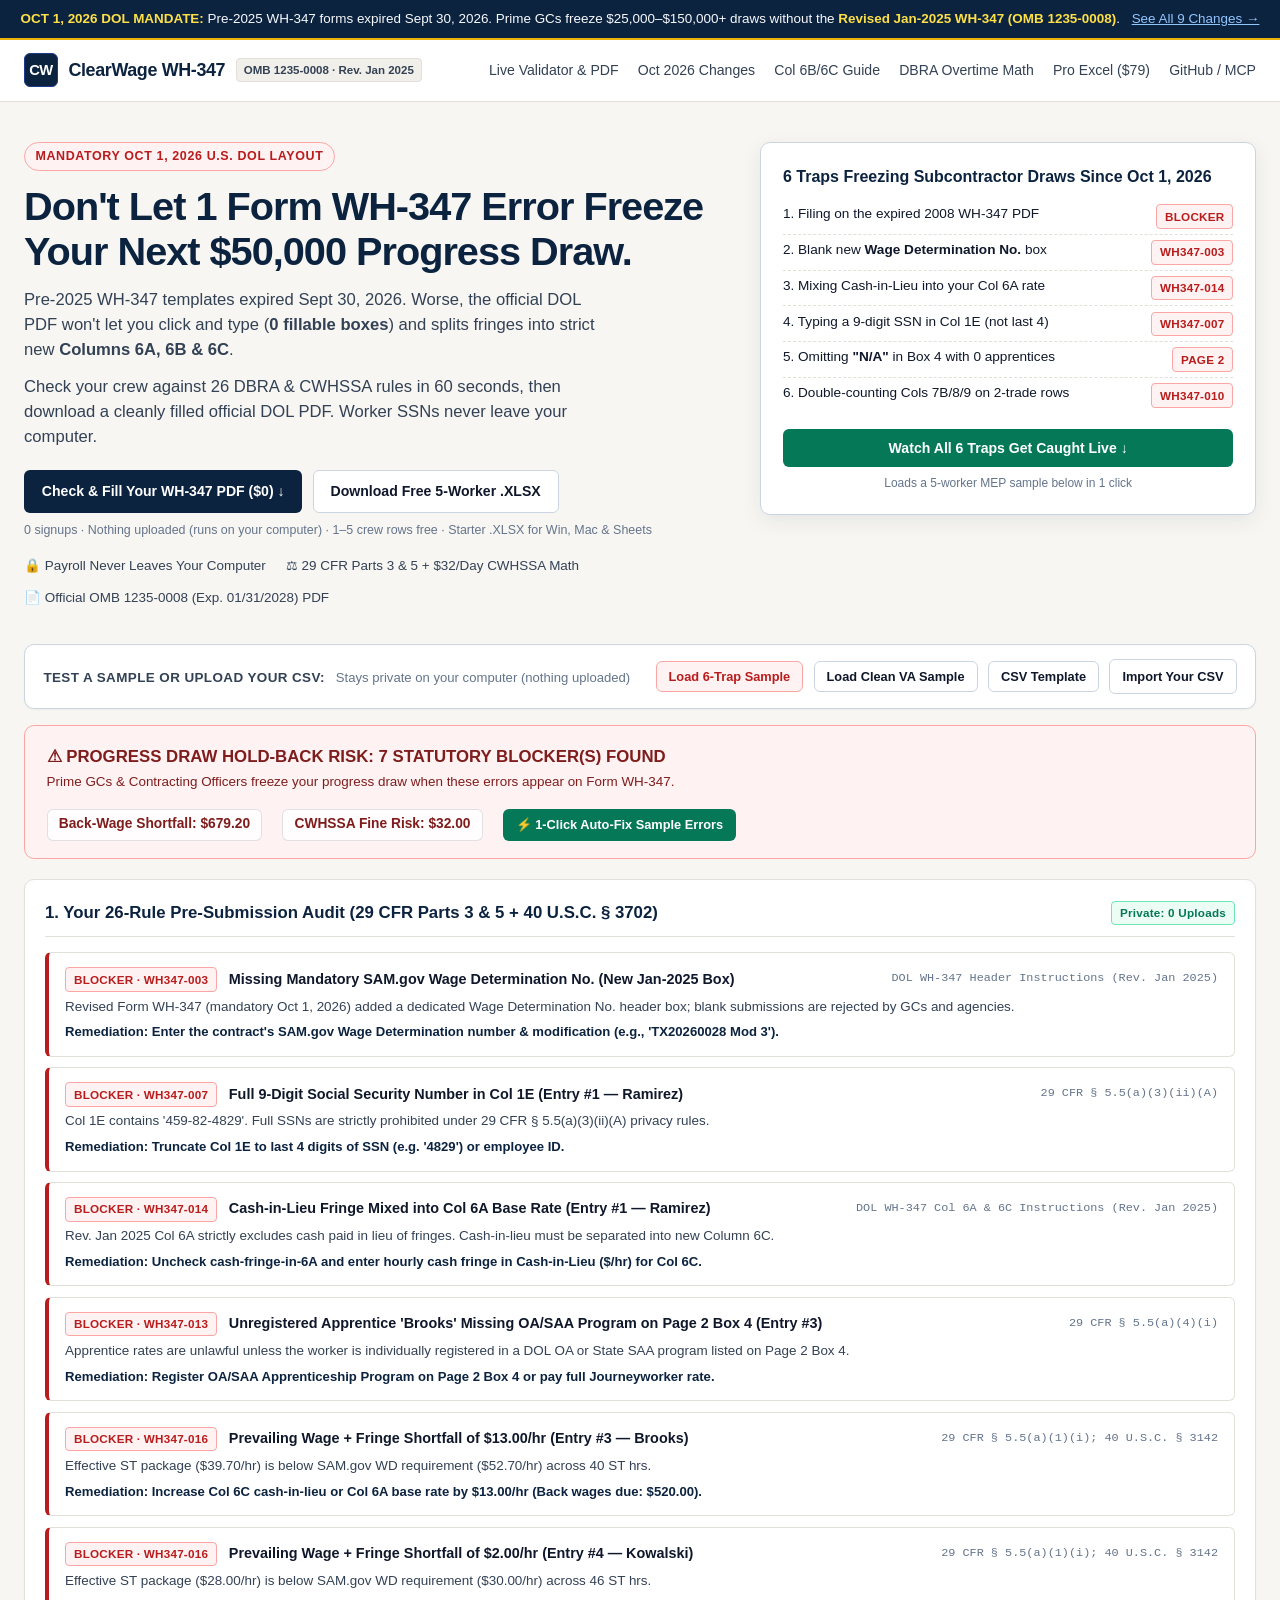
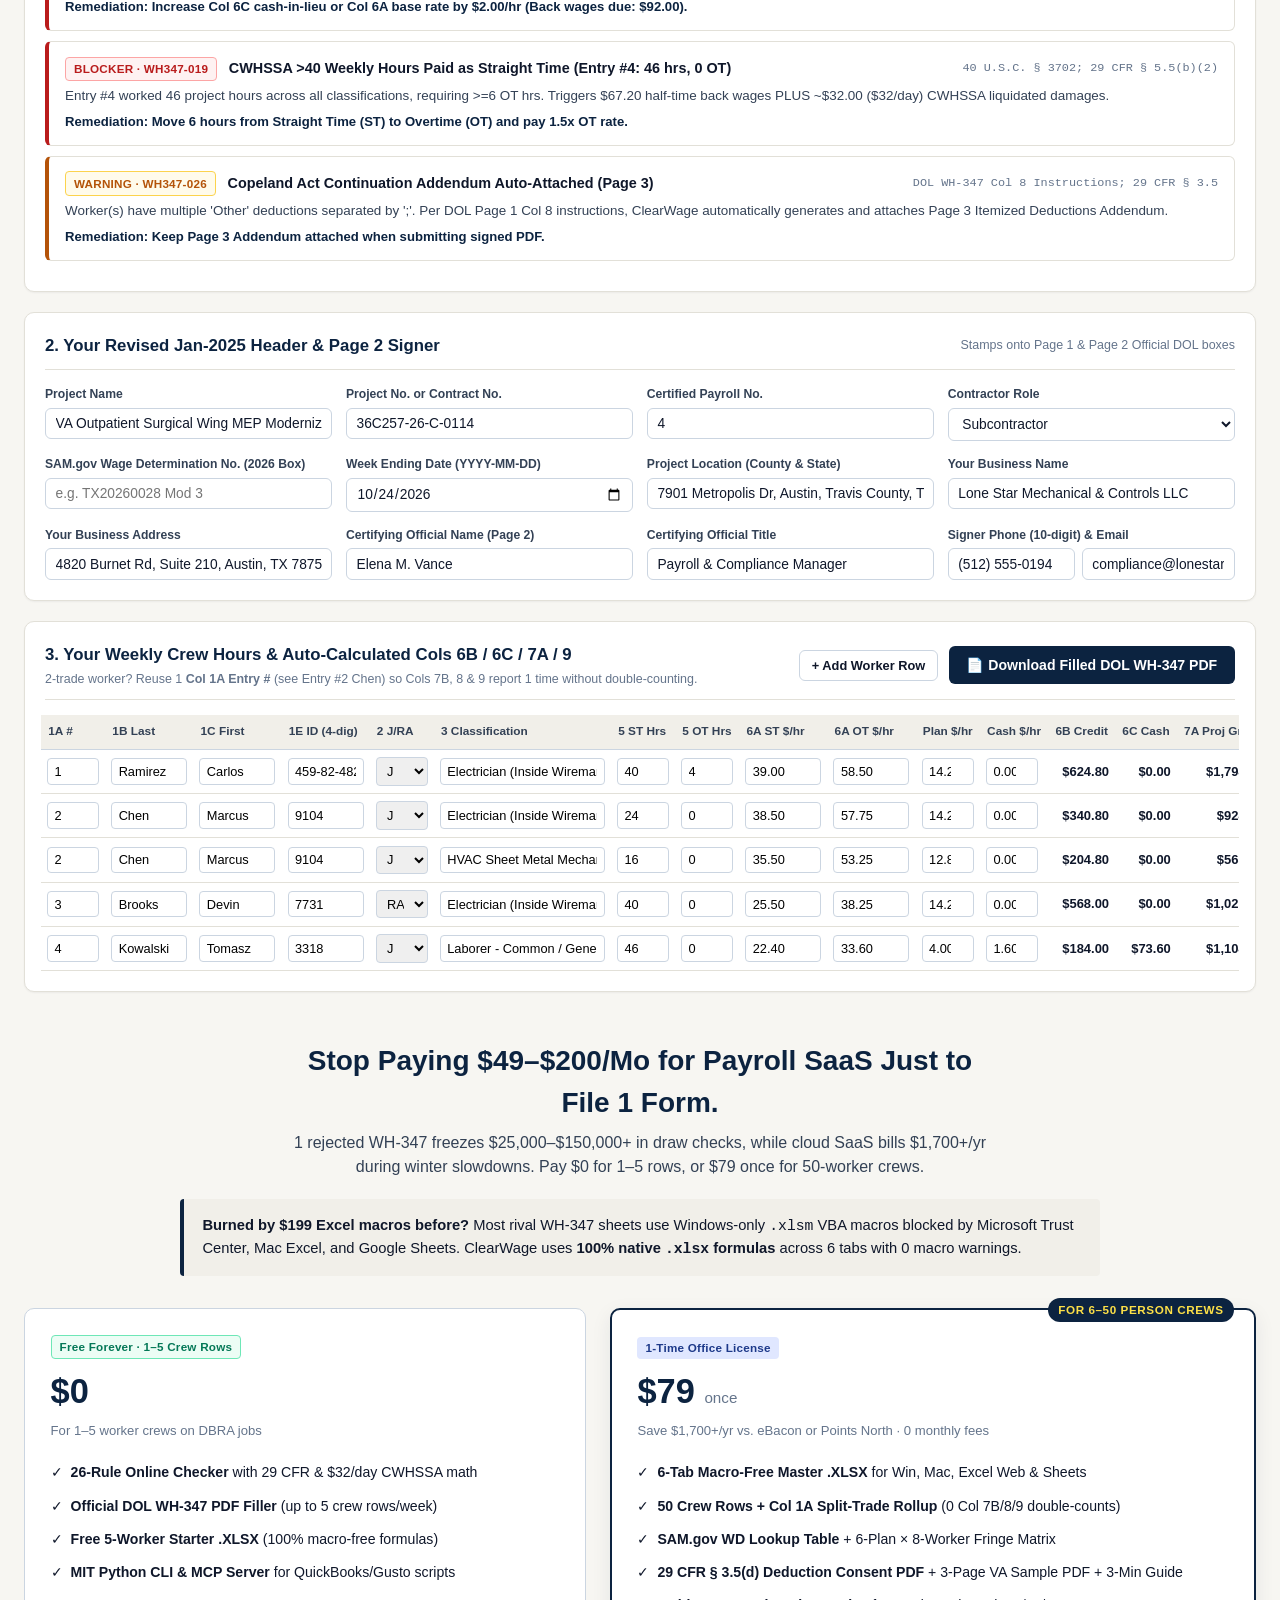
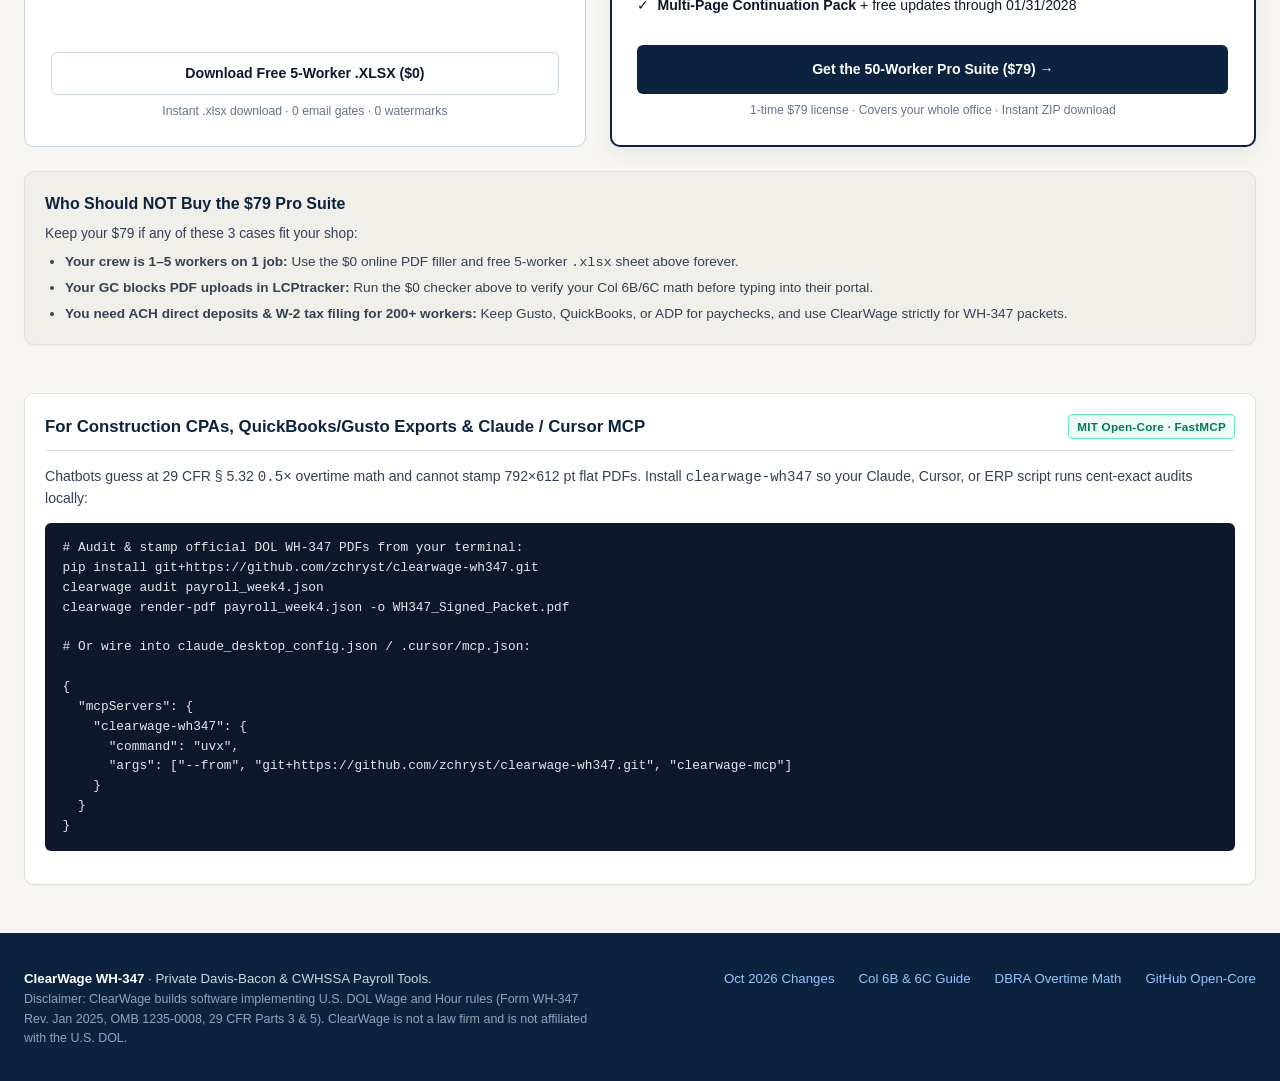
<file: docs/index.html>
<!DOCTYPE html>
<html lang="en">
<head>
  <meta charset="UTF-8">
  <meta name="viewport" content="width=device-width, initial-scale=1.0">
  <title>ClearWage WH-347 | Free Oct 2026 Form WH-347 Checker &amp; Official DOL PDF Filler</title>
  <meta name="description" content="Check your weekly payroll against 26 Davis-Bacon &amp; CWHSSA rules and fill the official Revised Form WH-347 (OMB 1235-0008, mandatory Oct 1, 2026) PDF in 60 seconds. Worker SSNs never leave your computer.">
  <link rel="canonical" href="https://zchryst.github.io/clearwage-wh347/">
  <link rel="stylesheet" href="styles.css">
  <script type="application/ld+json">
  {
    "@context": "https://schema.org",
    "@type": "SoftwareApplication",
    "name": "ClearWage WH-347 Certified Payroll Checker & Official PDF Filler",
    "applicationCategory": "BusinessApplication",
    "operatingSystem": "Web, Windows, macOS, Linux",
    "offers": [
      {
        "@type": "Offer",
        "name": "Online WH-347 Checker, 5-Row Official PDF Filler & Starter Excel Sheet",
        "price": "0",
        "priceCurrency": "USD"
      },
      {
        "@type": "Offer",
        "name": "ClearWage WH-347 Pro Contractor Suite (6-Tab Macro-Free Excel + 50-Worker Pack)",
        "price": "79.00",
        "priceCurrency": "USD"
      }
    ],
    "description": "26-rule Davis-Bacon compliance checker and official PDF filler for the U.S. Department of Labor Revised January 2025 Form WH-347 (mandatory October 1, 2026)."
  }
  </script>
</head>
<body>

  <div class="mandate-bar">
    <strong>OCT 1, 2026 DOL MANDATE:</strong> Pre-2025 WH-347 forms expired Sept 30, 2026. Prime GCs freeze $25,000–$150,000+ draws without the <strong>Revised Jan-2025 WH-347 (OMB 1235-0008)</strong>.
    <a href="wh-347-2026-changes.html">See All 9 Changes &rarr;</a>
  </div>

  <header class="site-header">
    <div class="nav-wrap">
      <a href="index.html" class="brand">
        <span class="brand-mark">CW</span>
        <span class="brand-name">ClearWage WH-347</span>
        <span class="brand-tag">OMB 1235-0008 · Rev. Jan 2025</span>
      </a>

      <nav class="nav-links">
        <a href="#workbench">Live Validator &amp; PDF</a>
        <a href="wh-347-2026-changes.html">Oct 2026 Changes</a>
        <a href="wh-347-column-6b-6c-calculator.html">Col 6B/6C Guide</a>

        <a href="davis-bacon-overtime-calculator.html">DBRA Overtime Math</a>
        <a href="#pricing">Pro Excel ($79)</a>
        <a href="https://github.com/zchryst/clearwage-wh347" target="_blank" rel="noopener">GitHub / MCP</a>
      </nav>
    </div>
  </header>

  <main class="container">
    <section class="hero">
      <div class="hero-grid">
        <div>
          <div class="eyebrow">Mandatory Oct 1, 2026 U.S. DOL Layout</div>
          <h1>Don't Let 1 Form WH-347 Error Freeze Your Next $50,000 Progress Draw.</h1>

          <p class="lead">
            Pre-2025 WH-347 templates expired Sept 30, 2026. Worse, the official DOL PDF won't let you click and type (<strong>0 fillable boxes</strong>) and splits fringes into strict new <strong>Columns 6A, 6B &amp; 6C</strong>.
          </p>

          <p class="lead" style="margin-top:-0.5rem;">
            Check your crew against 26 DBRA &amp; CWHSSA rules in 60 seconds, then download a cleanly filled official DOL PDF. Worker SSNs never leave your computer.
          </p>

          <div class="btn-row">
            <a href="#workbench" class="btn btn-primary">Check &amp; Fill Your WH-347 PDF ($0) &darr;</a>
            <a href="downloads/ClearWage_WH347_Starter_Check_2026.xlsx" download class="btn btn-outline">Download Free 5-Worker .XLSX</a>
          </div>

          <div style="font-size:0.78rem;color:var(--ink-muted);margin-top:0.5rem;">
            0 signups &middot; Nothing uploaded (runs on your computer) &middot; 1–5 crew rows free &middot; Starter .XLSX for Win, Mac &amp; Sheets
          </div>

          <div class="trust-strip">
            <span class="trust-item">&#128274; Payroll Never Leaves Your Computer</span>
            <span class="trust-item">&#9878; 29 CFR Parts 3 &amp; 5 + $32/Day CWHSSA Math</span>
            <span class="trust-item">&#128196; Official OMB 1235-0008 (Exp. 01/31/2028) PDF</span>
          </div>
        </div>

        <aside class="hero-card">
          <h3>6 Traps Freezing Subcontractor Draws Since Oct 1, 2026</h3>
          <ul class="checklist-mini">
            <li><span>1. Filing on the expired 2008 WH-347 PDF</span><span class="badge badge-blocker">BLOCKER</span></li>
            <li><span>2. Blank new <strong>Wage Determination No.</strong> box</span><span class="badge badge-blocker">WH347-003</span></li>
            <li><span>3. Mixing Cash-in-Lieu into your Col 6A rate</span><span class="badge badge-blocker">WH347-014</span></li>

            <li><span>4. Typing a 9-digit SSN in Col 1E (not last 4)</span><span class="badge badge-blocker">WH347-007</span></li>
            <li><span>5. Omitting <strong>"N/A"</strong> in Box 4 with 0 apprentices</span><span class="badge badge-blocker">PAGE 2</span></li>
            <li><span>6. Double-counting Cols 7B/8/9 on 2-trade rows</span><span class="badge badge-blocker">WH347-010</span></li>
          </ul>

          <button type="button" class="btn btn-accent" style="width:100%;" onclick="document.getElementById('workbench').scrollIntoView({behavior:'smooth'});loadPreset('trap');">
            Watch All 6 Traps Get Caught Live &darr;
          </button>
          <div style="font-size:0.75rem;color:var(--ink-muted);text-align:center;margin-top:0.45rem;">
            Loads a 5-worker MEP sample below in 1 click
          </div>
        </aside>
      </div>
    </section>

    <!-- INTERACTIVE WORKBENCH -->
    <section id="workbench" class="workbench">
      <div class="preset-toolbar">
        <div>
          <span class="preset-label">Test a Sample or Upload Your CSV:</span>
          <span style="font-size:0.82rem;color:var(--ink-muted);margin-left:0.4rem;">Stays private on your computer (nothing uploaded)</span>
        </div>

        <div class="btn-row">
          <button type="button" class="btn btn-danger btn-sm" onclick="loadPreset('trap')">Load 6-Trap Sample</button>
          <button type="button" class="btn btn-outline btn-sm" onclick="loadPreset('clean')">Load Clean VA Sample</button>
          <button type="button" class="btn btn-outline btn-sm" onclick="downloadCsvTemplate()">CSV Template</button>
          <label class="btn btn-outline btn-sm" style="margin:0;">
            Import Your CSV
            <input type="file" accept=".csv" style="display:none;" onchange="handleCsvUpload(event)">
          </label>
        </div>
      </div>

      <!-- Dynamic Gate Banner -->
      <div id="gate_banner" class="gate-banner gate-fail"></div>

      <!-- Statutory Audit Findings Panel -->
      <div class="panel">
        <div class="panel-header">
          <h2>1. Your 26-Rule Pre-Submission Audit (29 CFR Parts 3 &amp; 5 + 40 U.S.C. &sect; 3702)</h2>
          <span class="badge badge-ok">Private: 0 Uploads</span>
        </div>
        <div id="findings_list"></div>
      </div>

      <!-- Project & Header Metadata -->
      <div class="panel">
        <div class="panel-header">
          <h2>2. Your Revised Jan-2025 Header &amp; Page 2 Signer</h2>
          <span style="font-size:0.78rem;color:var(--ink-muted);">Stamps onto Page 1 &amp; Page 2 Official DOL boxes</span>
        </div>

        <div class="form-grid-4">
          <div class="field">
            <label for="f_project_name">Project Name</label>
            <input id="f_project_name" type="text" onchange="updHeader('project_name', this.value)">
          </div>
          <div class="field">
            <label for="f_project_no">Project No. or Contract No.</label>
            <input id="f_project_no" type="text" onchange="updHeader('project_no', this.value)">
          </div>
          <div class="field">
            <label for="f_payroll_no">Certified Payroll No.</label>
            <input id="f_payroll_no" type="number" min="1" onchange="updHeader('certified_payroll_no', Number(this.value))">
          </div>
          <div class="field">
            <label for="f_role">Contractor Role</label>
            <select id="f_role" onchange="updHeader('contractor_role', this.value)">
              <option value="subcontractor">Subcontractor</option>
              <option value="prime">Prime Contractor</option>
            </select>
          </div>

          <div class="field">
            <label for="f_wd_no">SAM.gov Wage Determination No. (2026 Box)</label>
            <input id="f_wd_no" type="text" placeholder="e.g. TX20260028 Mod 3" onchange="updHeader('wage_determination_no', this.value)">
          </div>
          <div class="field">
            <label for="f_week_end">Week Ending Date (YYYY-MM-DD)</label>
            <input id="f_week_end" type="date" onchange="updHeader('week_ending_date', this.value)">
          </div>
          <div class="field">
            <label for="f_location">Project Location (County &amp; State)</label>
            <input id="f_location" type="text" onchange="updHeader('project_location', this.value)">
          </div>
          <div class="field">
            <label for="f_business_name">Your Business Name</label>
            <input id="f_business_name" type="text" onchange="updHeader('business_name', this.value)">
          </div>

          <div class="field">
            <label for="f_business_addr">Your Business Address</label>
            <input id="f_business_addr" type="text" onchange="updHeader('business_address', this.value)">
          </div>
          <div class="field">
            <label for="f_official_name">Certifying Official Name (Page 2)</label>
            <input id="f_official_name" type="text" onchange="updHeader('certifying_official_name', this.value)">
          </div>
          <div class="field">
            <label for="f_official_title">Certifying Official Title</label>
            <input id="f_official_title" type="text" onchange="updHeader('certifying_official_title', this.value)">
          </div>
          <div class="field">
            <label for="f_phone">Signer Phone (10-digit) &amp; Email</label>
            <div style="display:grid;grid-template-columns:1fr 1.2fr;gap:0.4rem;">
              <input id="f_phone" type="text" placeholder="(512) 555-0194" onchange="updHeader('telephone', this.value)">
              <input id="f_email" type="email" placeholder="payroll@company.com" onchange="updHeader('email', this.value)">
            </div>
          </div>
        </div>
      </div>

      <!-- Worker Classification Lines & Auto-Computed 6B / 6C / 7A / 9 -->
      <div class="panel">
        <div class="panel-header">
          <div>
            <h2>3. Your Weekly Crew Hours &amp; Auto-Calculated Cols 6B / 6C / 7A / 9</h2>
            <div style="font-size:0.78rem;color:var(--ink-muted);margin-top:0.15rem;">
              2-trade worker? Reuse 1 <strong>Col 1A Entry #</strong> (see Entry #2 Chen) so Cols 7B, 8 &amp; 9 report 1 time without double-counting.
            </div>
          </div>

          <div class="btn-row">
            <button type="button" class="btn btn-outline btn-sm" onclick="addRow()">+ Add Worker Row</button>
            <button id="btn_compile_pdf" type="button" class="btn btn-primary" onclick="compileOfficialDolPdf()">
              &#128196; Download Filled DOL WH-347 PDF
            </button>
          </div>
        </div>

        <div class="table-scroll">
          <table class="data-table">
            <thead>
              <tr>
                <th>1A #</th>
                <th>1B Last</th>
                <th>1C First</th>
                <th>1E ID (4-dig)</th>
                <th>2 J/RA</th>
                <th>3 Classification</th>
                <th>5 ST Hrs</th>
                <th>5 OT Hrs</th>

                <th>6A ST $/hr</th>
                <th>6A OT $/hr</th>
                <th>Plan $/hr</th>
                <th>Cash $/hr</th>
                <th>6B Credit</th>
                <th>6C Cash</th>
                <th>7A Proj Gross</th>
                <th>9 Net Pay</th>
                <th></th>
              </tr>
            </thead>
            <tbody id="crew_tbody"></tbody>
          </table>
        </div>
      </div>
    </section>

    <!-- FREE VS PRO CONTRACTOR SUITE -->
    <section id="pricing">
      <div style="text-align:center;max-width:720px;margin:0 auto 1.25rem;">
        <h2 style="color:var(--navy-brand);font-size:1.75rem;margin-bottom:0.45rem;">Stop Paying $49–$200/Mo for Payroll SaaS Just to File 1 Form.</h2>
        <p style="color:var(--ink-secondary);margin:0;">
          1 rejected WH-347 freezes $25,000–$150,000+ in draw checks, while cloud SaaS bills $1,700+/yr during winter slowdowns. Pay $0 for 1–5 rows, or $79 once for 50-worker crews.
        </p>
      </div>

      <!-- Chris Voss Accusation Audit -->
      <div class="callout" style="max-width:920px;margin:0 auto 1.5rem;">
        <strong>Burned by $199 Excel macros before?</strong> Most rival WH-347 sheets use Windows-only <code>.xlsm</code> VBA macros blocked by Microsoft Trust Center, Mac Excel, and Google Sheets. ClearWage uses <strong>100% native <code>.xlsx</code> formulas</strong> across 6 tabs with 0 macro warnings.
      </div>

      <div class="pricing-grid" style="margin-bottom:1.5rem;">
        <div class="tier-card">
          <div>
            <span class="badge badge-ok">Free Forever · 1–5 Crew Rows</span>
            <div class="price-tag">$0</div>
            <div class="price-sub">For 1–5 worker crews on DBRA jobs</div>

            <ul class="feature-list">
              <li><span>&#10003;</span><span><strong>26-Rule Online Checker</strong> with 29 CFR &amp; $32/day CWHSSA math</span></li>
              <li><span>&#10003;</span><span><strong>Official DOL WH-347 PDF Filler</strong> (up to 5 crew rows/week)</span></li>

              <li><span>&#10003;</span><span><strong>Free 5-Worker Starter .XLSX</strong> (100% macro-free formulas)</span></li>
              <li><span>&#10003;</span><span><strong>MIT Python CLI &amp; MCP Server</strong> for QuickBooks/Gusto scripts</span></li>
            </ul>
          </div>

          <div>
            <a href="downloads/ClearWage_WH347_Starter_Check_2026.xlsx" download class="btn btn-outline" style="width:100%;">Download Free 5-Worker .XLSX ($0)</a>
            <div style="font-size:0.76rem;color:var(--ink-muted);text-align:center;margin-top:0.45rem;">
              Instant .xlsx download &middot; 0 email gates &middot; 0 watermarks
            </div>
          </div>
        </div>

        <div class="tier-card pro">
          <div class="pro-ribbon">For 6–50 Person Crews</div>
          <div>
            <span class="badge" style="background:#e0e7ff;color:#1e3a8a;">1-Time Office License</span>
            <div class="price-tag">$79 <span style="font-size:0.95rem;font-weight:500;color:var(--ink-muted);">once</span></div>
            <div class="price-sub">Save $1,700+/yr vs. eBacon or Points North &middot; 0 monthly fees</div>

            <ul class="feature-list">
              <li><span>&#10003;</span><span><strong>6-Tab Macro-Free Master .XLSX</strong> for Win, Mac, Excel Web &amp; Sheets</span></li>
              <li><span>&#10003;</span><span><strong>50 Crew Rows + Col 1A Split-Trade Rollup</strong> (0 Col 7B/8/9 double-counts)</span></li>
              <li><span>&#10003;</span><span><strong>SAM.gov WD Lookup Table</strong> + 6-Plan &times; 8-Worker Fringe Matrix</span></li>

              <li><span>&#10003;</span><span><strong>29 CFR &sect; 3.5(d) Deduction Consent PDF</strong> + 3-Page VA Sample PDF + 3-Min Guide</span></li>
              <li><span>&#10003;</span><span><strong>Multi-Page Continuation Pack</strong> + free updates through 01/31/2028</span></li>
            </ul>
          </div>

          <div>
            <a href="https://www.etsy.com/listing/4610186233/2026-certified-payroll-excel-template" target="_blank" rel="noopener" class="btn btn-primary" style="display:block;text-align:center;width:100%;padding:0.8rem;">
              Get the 50-Worker Pro Suite ($79) &rarr;
            </a>
            <div style="font-size:0.76rem;color:var(--ink-muted);text-align:center;margin-top:0.45rem;">
              1-time $79 license &middot; Covers your whole office &middot; Instant ZIP download
            </div>
          </div>
        </div>
      </div>

      <!-- Bernbach / Sugarman Honesty Block: Who Should NOT Buy -->
      <div class="panel" style="margin-bottom:3rem;background:var(--bg-subtle);">
        <h3 style="margin:0 0 0.5rem;font-size:1rem;color:var(--navy-brand);">Who Should NOT Buy the $79 Pro Suite</h3>
        <p style="font-size:0.86rem;color:var(--ink-secondary);margin:0 0 0.5rem;">
          Keep your $79 if any of these 3 cases fit your shop:
        </p>

        <ul style="margin:0;padding-left:1.25rem;font-size:0.85rem;color:var(--ink-secondary);">
          <li style="margin-bottom:0.3rem;"><strong>Your crew is 1–5 workers on 1 job:</strong> Use the $0 online PDF filler and free 5-worker <code>.xlsx</code> sheet above forever.</li>
          <li style="margin-bottom:0.3rem;"><strong>Your GC blocks PDF uploads in LCPtracker:</strong> Run the $0 checker above to verify your Col 6B/6C math before typing into their portal.</li>

          <li><strong>You need ACH direct deposits &amp; W-2 tax filing for 200+ workers:</strong> Keep Gusto, QuickBooks, or ADP for paychecks, and use ClearWage strictly for WH-347 packets.</li>
        </ul>
      </div>
    </section>

    <!-- AI AGENT / MCP SERVER & CLI SECTION -->
    <section class="panel" style="margin-bottom:3rem;">
      <div class="panel-header">
        <h2>For Construction CPAs, QuickBooks/Gusto Exports &amp; Claude / Cursor MCP</h2>
        <span class="badge badge-ok">MIT Open-Core · FastMCP</span>
      </div>

      <p style="font-size:0.88rem;color:var(--ink-secondary);margin-top:0;">
        Chatbots guess at 29 CFR &sect; 5.32 <code>0.5&times;</code> overtime math and cannot stamp 792&times;612 pt flat PDFs. Install <code>clearwage-wh347</code> so your Claude, Cursor, or ERP script runs cent-exact audits locally:
      </p>

      <pre class="code-block"># Audit &amp; stamp official DOL WH-347 PDFs from your terminal:
pip install git+https://github.com/zchryst/clearwage-wh347.git
clearwage audit payroll_week4.json
clearwage render-pdf payroll_week4.json -o WH347_Signed_Packet.pdf

# Or wire into claude_desktop_config.json / .cursor/mcp.json:

{
  "mcpServers": {
    "clearwage-wh347": {
      "command": "uvx",
      "args": ["--from", "git+https://github.com/zchryst/clearwage-wh347.git", "clearwage-mcp"]
    }
  }
}</pre>
    </section>
  </main>

  <!-- PRO SUITE CHECKOUT / INSTANT ACCESS MODAL -->
  <div id="pro_modal" class="modal-backdrop" onclick="if(event.target===this)closeProModal()">
    <div class="modal-box">
      <div style="display:flex;justify-content:space-between;align-items:center;margin-bottom:0.65rem;">
        <h3 style="margin:0;color:var(--navy-brand);">ClearWage WH-347 Pro Contractor Suite ($79)</h3>
        <button type="button" class="btn btn-outline btn-sm" onclick="closeProModal()">&times;</button>
      </div>

      <p id="pro_modal_reason" style="font-size:0.88rem;color:var(--ink-secondary);margin-top:0;"></p>

      <div style="background:var(--bg-subtle);padding:0.9rem;border-radius:6px;font-size:0.83rem;margin-bottom:0.85rem;">
        <strong>5 files in your instant ZIP download:</strong>
        <ul style="margin:0.4rem 0 0;padding-left:1.2rem;">
          <li><code>ClearWage_WH347_Pro_Contractor_Suite_2026.xlsx</code> (6-tab, 50-row .xlsx)</li>
          <li><code>Copeland_Act_29CFR35_Deduction_Authorization_Form.pdf</code> (29 CFR &sect; 3.5(d))</li>

          <li><code>Sample_Completed_VA_Hospital_WH347_2026.pdf</code> (3-page filled packet)</li>
          <li><code>QuickStart_2026_WH347_Compliance_Guide.pdf</code> + CSV Import Template</li>
        </ul>
      </div>

      <div style="font-size:0.77rem;color:var(--ink-muted);margin-bottom:0.9rem;">
        1-time $79 office license &middot; Runs on Win, Mac &amp; Google Sheets &middot; 0 monthly fees
      </div>

      <div class="btn-row" style="justify-content:flex-end;">
        <a href="downloads/ClearWage_WH347_Starter_Check_2026.xlsx" download class="btn btn-outline">Test Free 5-Row .XLSX ($0)</a>
        <a href="https://www.etsy.com/listing/4610186233/2026-certified-payroll-excel-template" target="_blank" rel="noopener" class="btn btn-primary">Buy Instant $79 Pro Download &rarr;</a>
      </div>
    </div>
  </div>

  <footer class="site-footer">
    <div class="container" style="display:flex;justify-content:space-between;gap:1.5rem;flex-wrap:wrap;">
      <div style="max-width:580px;">
        <strong style="color:#ffffff;">ClearWage WH-347</strong> &middot; Private Davis-Bacon &amp; CWHSSA Payroll Tools.<br>

        <span style="font-size:0.78rem;color:#94a3b8;">Disclaimer: ClearWage builds software implementing U.S. DOL Wage and Hour rules (Form WH-347 Rev. Jan 2025, OMB 1235-0008, 29 CFR Parts 3 &amp; 5). ClearWage is not a law firm and is not affiliated with the U.S. DOL.</span>
      </div>

      <div style="display:flex;gap:1.5rem;flex-wrap:wrap;">
        <a href="wh-347-2026-changes.html">Oct 2026 Changes</a>
        <a href="wh-347-column-6b-6c-calculator.html">Col 6B &amp; 6C Guide</a>
        <a href="davis-bacon-overtime-calculator.html">DBRA Overtime Math</a>
        <a href="https://github.com/zchryst/clearwage-wh347">GitHub Open-Core</a>
      </div>
    </div>
  </footer>

  <script src="assets/pdf-lib.min.js"></script>
  <script src="app.js"></script>
</body>
</html>
</file>
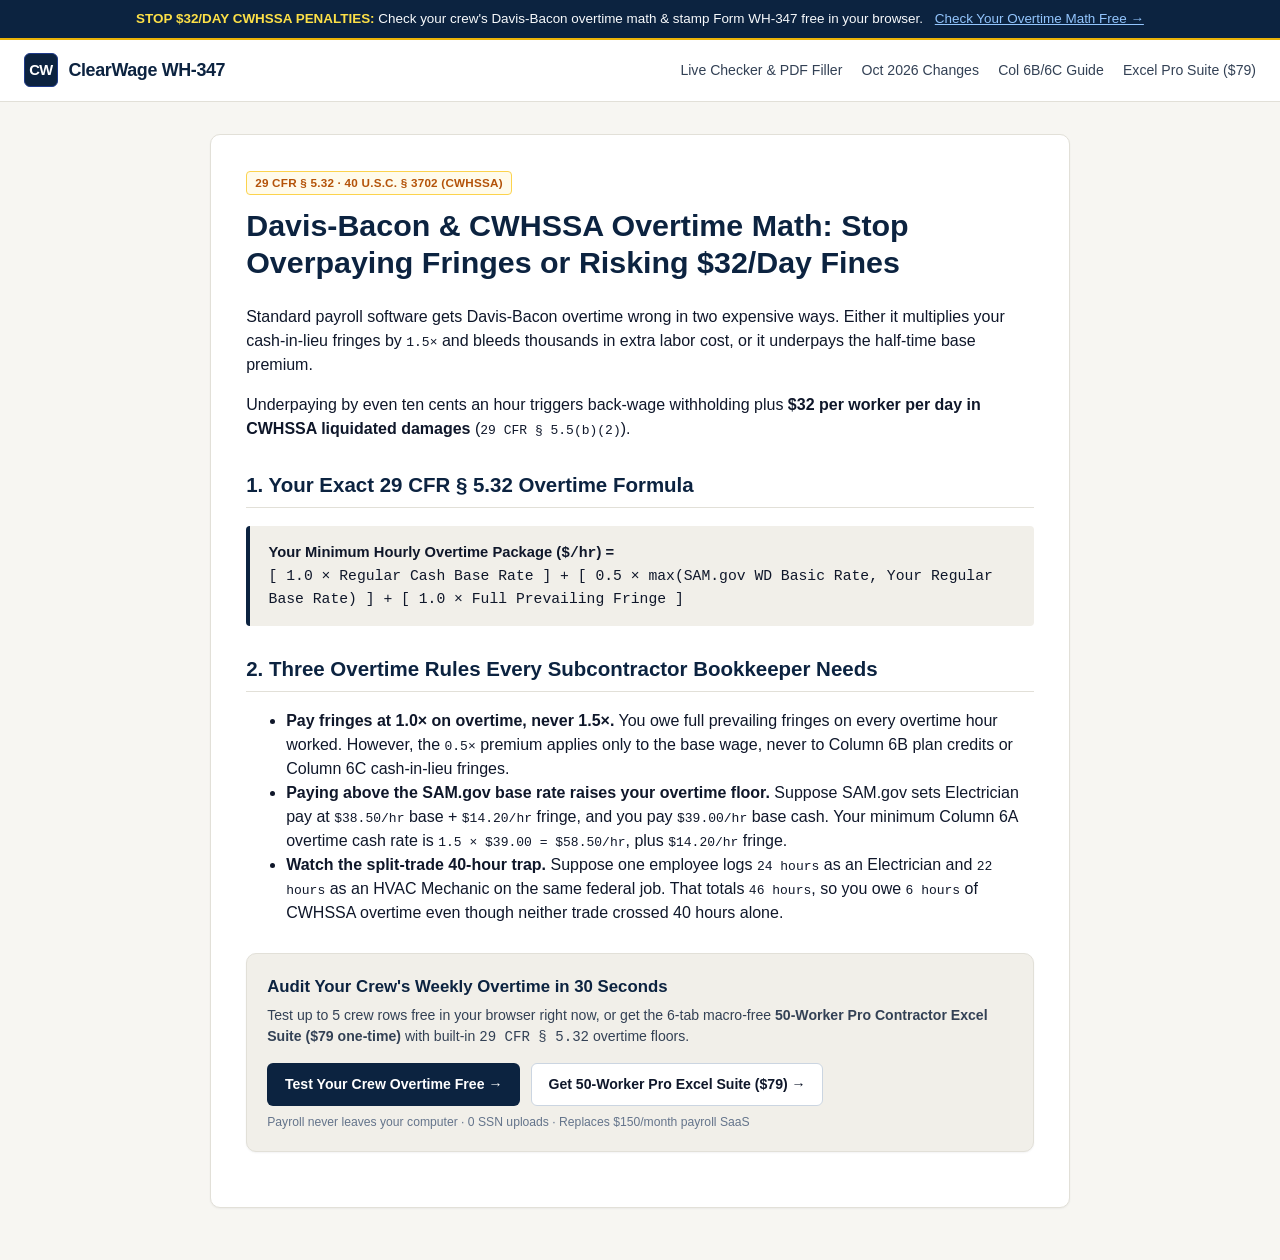
<file: docs/davis-bacon-overtime-calculator.html>
<!DOCTYPE html>
<html lang="en">
<head>
  <meta charset="UTF-8">
  <meta name="viewport" content="width=device-width, initial-scale=1.0">
  <title>Davis-Bacon &amp; CWHSSA Overtime Calculator (29 CFR § 5.32 Half-Time + Fringe Rule)</title>
  <meta name="description" content="Calculate legal Davis-Bacon and CWHSSA overtime rates under 29 CFR § 5.32 and 40 U.S.C. § 3702. Stop overpaying 1.5x fringes or risking $32/day CWHSSA liquidated damages.">
  <link rel="canonical" href="https://zchryst.github.io/clearwage-wh347/davis-bacon-overtime-calculator.html">
  <link rel="stylesheet" href="styles.css">
</head>
<body>
  <div class="mandate-bar">
    <strong>STOP $32/DAY CWHSSA PENALTIES:</strong> Check your crew's Davis-Bacon overtime math &amp; stamp Form WH-347 free in your browser.
    <a href="index.html#workbench">Check Your Overtime Math Free &rarr;</a>
  </div>

  <header class="site-header">
    <div class="nav-wrap">
      <a href="index.html" class="brand">
        <span class="brand-mark">CW</span>
        <span class="brand-name">ClearWage WH-347</span>
      </a>
      <nav class="nav-links">
        <a href="index.html#workbench">Live Checker &amp; PDF Filler</a>
        <a href="wh-347-2026-changes.html">Oct 2026 Changes</a>
        <a href="wh-347-column-6b-6c-calculator.html">Col 6B/6C Guide</a>
        <a href="index.html#pricing">Excel Pro Suite ($79)</a>
      </nav>
    </div>
  </header>

  <article class="article-wrap">
    <span class="badge badge-warning" style="margin-bottom:0.75rem;">29 CFR &sect; 5.32 &middot; 40 U.S.C. &sect; 3702 (CWHSSA)</span>
    <h1>Davis-Bacon &amp; CWHSSA Overtime Math: Stop Overpaying Fringes or Risking $32/Day Fines</h1>
    <p>
      Standard payroll software gets Davis-Bacon overtime wrong in two expensive ways. Either it multiplies your cash-in-lieu fringes by <code>1.5&times;</code> and bleeds thousands in extra labor cost, or it underpays the half-time base premium.
    </p>
    <p>
      Underpaying by even ten cents an hour triggers back-wage withholding plus <strong>$32 per worker per day in CWHSSA liquidated damages</strong> (<code>29 CFR &sect; 5.5(b)(2)</code>).
    </p>

    <h2>1. Your Exact 29 CFR &sect; 5.32 Overtime Formula</h2>
    <div class="callout">
      <strong>Your Minimum Hourly Overtime Package (<code>$/hr</code>) =</strong><br>
      <code>[ 1.0 &times; Regular Cash Base Rate ] + [ 0.5 &times; max(SAM.gov WD Basic Rate, Your Regular Base Rate) ] + [ 1.0 &times; Full Prevailing Fringe ]</code>
    </div>

    <h2>2. Three Overtime Rules Every Subcontractor Bookkeeper Needs</h2>
    <ul>
      <li>
        <strong>Pay fringes at 1.0&times; on overtime, never 1.5&times;.</strong>
        You owe full prevailing fringes on every overtime hour worked. However, the <code>0.5&times;</code> premium applies only to the base wage, never to Column 6B plan credits or Column 6C cash-in-lieu fringes.
      </li>
      <li>
        <strong>Paying above the SAM.gov base rate raises your overtime floor.</strong>
        Suppose SAM.gov sets Electrician pay at <code>$38.50/hr</code> base + <code>$14.20/hr</code> fringe, and you pay <code>$39.00/hr</code> base cash. Your minimum Column 6A overtime cash rate is <code>1.5 &times; $39.00 = $58.50/hr</code>, plus <code>$14.20/hr</code> fringe.
      </li>
      <li>
        <strong>Watch the split-trade 40-hour trap.</strong>
        Suppose one employee logs <code>24 hours</code> as an Electrician and <code>22 hours</code> as an HVAC Mechanic on the same federal job. That totals <code>46 hours</code>, so you owe <code>6 hours</code> of CWHSSA overtime even though neither trade crossed 40 hours alone.
      </li>
    </ul>

    <div class="panel" style="margin-top:1.75rem;background:var(--bg-subtle);">
      <h3 style="margin:0 0 0.4rem;font-size:1.05rem;color:var(--navy-brand);">Audit Your Crew's Weekly Overtime in 30 Seconds</h3>
      <p style="font-size:0.88rem;color:var(--ink-secondary);margin:0 0 0.9rem;">
        Test up to 5 crew rows free in your browser right now, or get the 6-tab macro-free <strong>50-Worker Pro Contractor Excel Suite ($79 one-time)</strong> with built-in <code>29 CFR &sect; 5.32</code> overtime floors.
      </p>
      <div class="btn-row">
        <a href="index.html#workbench" class="btn btn-primary">Test Your Crew Overtime Free &rarr;</a>
        <a href="https://www.etsy.com/listing/4610186233/2026-certified-payroll-excel-template" target="_blank" rel="noopener" class="btn btn-outline">Get 50-Worker Pro Excel Suite ($79) &rarr;</a>
      </div>
      <div style="font-size:0.76rem;color:var(--ink-muted);margin-top:0.45rem;">
        Payroll never leaves your computer &middot; 0 SSN uploads &middot; Replaces $150/month payroll SaaS
      </div>
    </div>
  </article>
</body>
</html>
</file>
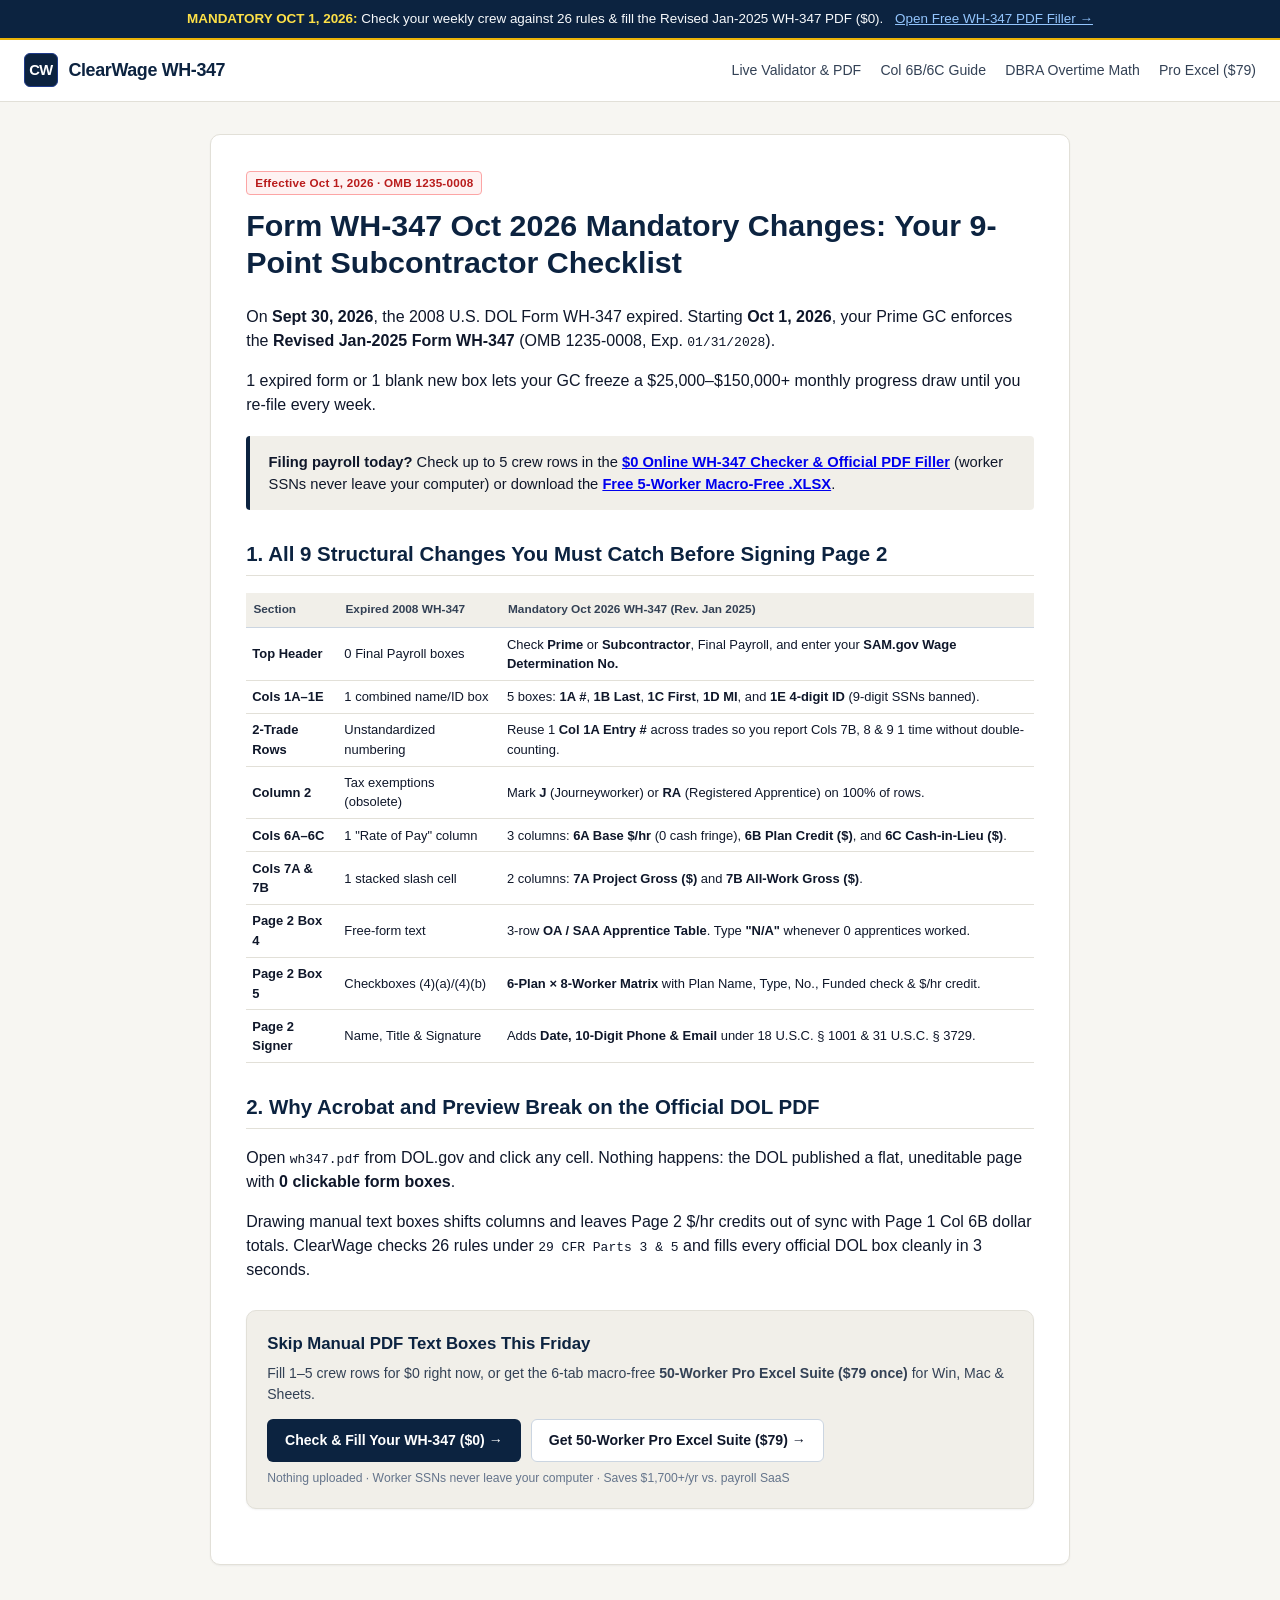
<file: docs/wh-347-2026-changes.html>
<!DOCTYPE html>
<html lang="en">
<head>
  <meta charset="UTF-8">
  <meta name="viewport" content="width=device-width, initial-scale=1.0">
  <title>Form WH-347 October 2026 Mandatory Changes: Subcontractor Checklist (OMB 1235-0008)</title>
  <meta name="description" content="Line-by-line checklist for the U.S. DOL Revised Jan-2025 Form WH-347 (mandatory Oct 1, 2026). Check your Wage Determination No., Col 2 J/RA, Cols 6A/6B/6C &amp; Page 2 Fringe Matrix.">
  <link rel="canonical" href="https://zchryst.github.io/clearwage-wh347/wh-347-2026-changes.html">
  <link rel="stylesheet" href="styles.css">
  <script type="application/ld+json">
  {
    "@context": "https://schema.org",
    "@type": "FAQPage",
    "mainEntity": [
      {
        "@type": "Question",
        "name": "When did the Revised January 2025 Form WH-347 become mandatory?",
        "acceptedAnswer": {
          "@type": "Answer",
          "text": "Pre-2025 Form WH-347 layouts expired on September 30, 2026. Starting October 1, 2026, contractors filing WH-347 certified payrolls on Davis-Bacon and Related Acts (DBRA) jobs must use the Revised January 2025 layout (OMB Control No. 1235-0008, expires 01/31/2028)."
        }
      },
      {
        "@type": "Question",
        "name": "What must you enter in the Page 2 Apprenticeship table when zero apprentices worked?",
        "acceptedAnswer": {
          "@type": "Answer",
          "text": "Under U.S. DOL instructions for Revised Form WH-347 Page 2 Box 4, if zero apprentices worked during the week, leave Box 4 unchecked and type 'N/A' under Apprenticeship Program Name."
        }
      }
    ]
  }
  </script>
</head>
<body>
  <div class="mandate-bar">
    <strong>MANDATORY OCT 1, 2026:</strong> Check your weekly crew against 26 rules &amp; fill the Revised Jan-2025 WH-347 PDF ($0).
    <a href="index.html#workbench">Open Free WH-347 PDF Filler &rarr;</a>
  </div>

  <header class="site-header">
    <div class="nav-wrap">
      <a href="index.html" class="brand">
        <span class="brand-mark">CW</span>
        <span class="brand-name">ClearWage WH-347</span>
      </a>

      <nav class="nav-links">
        <a href="index.html#workbench">Live Validator &amp; PDF</a>
        <a href="wh-347-column-6b-6c-calculator.html">Col 6B/6C Guide</a>
        <a href="davis-bacon-overtime-calculator.html">DBRA Overtime Math</a>
        <a href="index.html#pricing">Pro Excel ($79)</a>
      </nav>
    </div>
  </header>

  <article class="article-wrap">
    <span class="badge badge-blocker" style="margin-bottom:0.75rem;">Effective Oct 1, 2026 &middot; OMB 1235-0008</span>
    <h1>Form WH-347 Oct 2026 Mandatory Changes: Your 9-Point Subcontractor Checklist</h1>

    <p>
      On <strong>Sept 30, 2026</strong>, the 2008 U.S. DOL Form WH-347 expired. Starting <strong>Oct 1, 2026</strong>, your Prime GC enforces the <strong>Revised Jan-2025 Form WH-347</strong> (OMB 1235-0008, Exp. <code>01/31/2028</code>).
    </p>

    <p>
      1 expired form or 1 blank new box lets your GC freeze a $25,000–$150,000+ monthly progress draw until you re-file every week.
    </p>

    <div class="callout">
      <strong>Filing payroll today?</strong> Check up to 5 crew rows in the <a href="index.html#workbench"><strong>$0 Online WH-347 Checker &amp; Official PDF Filler</strong></a> (worker SSNs never leave your computer) or download the <a href="downloads/ClearWage_WH347_Starter_Check_2026.xlsx" download><strong>Free 5-Worker Macro-Free .XLSX</strong></a>.
    </div>

    <h2>1. All 9 Structural Changes You Must Catch Before Signing Page 2</h2>
    <table class="data-table" style="margin:1rem 0;">
      <thead>
        <tr>
          <th>Section</th>
          <th>Expired 2008 WH-347</th>
          <th>Mandatory Oct 2026 WH-347 (Rev. Jan 2025)</th>
        </tr>
      </thead>
      <tbody>
        <tr>
          <td><strong>Top Header</strong></td>
          <td>0 Final Payroll boxes</td>
          <td>Check <strong>Prime</strong> or <strong>Subcontractor</strong>, Final Payroll, and enter your <strong>SAM.gov Wage Determination No.</strong></td>
        </tr>
        <tr>
          <td><strong>Cols 1A–1E</strong></td>
          <td>1 combined name/ID box</td>
          <td>5 boxes: <strong>1A #</strong>, <strong>1B Last</strong>, <strong>1C First</strong>, <strong>1D MI</strong>, and <strong>1E 4-digit ID</strong> (9-digit SSNs banned).</td>
        </tr>
        <tr>
          <td><strong>2-Trade Rows</strong></td>
          <td>Unstandardized numbering</td>
          <td>Reuse 1 <strong>Col 1A Entry #</strong> across trades so you report Cols 7B, 8 &amp; 9 1 time without double-counting.</td>
        </tr>

        <tr>
          <td><strong>Column 2</strong></td>
          <td>Tax exemptions (obsolete)</td>
          <td>Mark <strong>J</strong> (Journeyworker) or <strong>RA</strong> (Registered Apprentice) on 100% of rows.</td>
        </tr>
        <tr>
          <td><strong>Cols 6A–6C</strong></td>
          <td>1 "Rate of Pay" column</td>
          <td>3 columns: <strong>6A Base $/hr</strong> (0 cash fringe), <strong>6B Plan Credit ($)</strong>, and <strong>6C Cash-in-Lieu ($)</strong>.</td>
        </tr>
        <tr>
          <td><strong>Cols 7A &amp; 7B</strong></td>
          <td>1 stacked slash cell</td>
          <td>2 columns: <strong>7A Project Gross ($)</strong> and <strong>7B All-Work Gross ($)</strong>.</td>
        </tr>

        <tr>
          <td><strong>Page 2 Box 4</strong></td>
          <td>Free-form text</td>
          <td>3-row <strong>OA / SAA Apprentice Table</strong>. Type <strong>"N/A"</strong> whenever 0 apprentices worked.</td>
        </tr>
        <tr>
          <td><strong>Page 2 Box 5</strong></td>
          <td>Checkboxes (4)(a)/(4)(b)</td>
          <td><strong>6-Plan &times; 8-Worker Matrix</strong> with Plan Name, Type, No., Funded check &amp; $/hr credit.</td>
        </tr>
        <tr>
          <td><strong>Page 2 Signer</strong></td>
          <td>Name, Title &amp; Signature</td>
          <td>Adds <strong>Date, 10-Digit Phone &amp; Email</strong> under 18 U.S.C. &sect; 1001 &amp; 31 U.S.C. &sect; 3729.</td>
        </tr>
      </tbody>
    </table>

    <h2>2. Why Acrobat and Preview Break on the Official DOL PDF</h2>
    <p>
      Open <code>wh347.pdf</code> from DOL.gov and click any cell. Nothing happens: the DOL published a flat, uneditable page with <strong>0 clickable form boxes</strong>.
    </p>

    <p>
      Drawing manual text boxes shifts columns and leaves Page 2 $/hr credits out of sync with Page 1 Col 6B dollar totals. ClearWage checks 26 rules under <code>29 CFR Parts 3 &amp; 5</code> and fills every official DOL box cleanly in 3 seconds.
    </p>

    <div class="panel" style="margin-top:1.75rem;background:var(--bg-subtle);">
      <h3 style="margin:0 0 0.4rem;font-size:1.05rem;color:var(--navy-brand);">Skip Manual PDF Text Boxes This Friday</h3>
      <p style="font-size:0.88rem;color:var(--ink-secondary);margin:0 0 0.9rem;">
        Fill 1–5 crew rows for $0 right now, or get the 6-tab macro-free <strong>50-Worker Pro Excel Suite ($79 once)</strong> for Win, Mac &amp; Sheets.
      </p>

      <div class="btn-row">
        <a href="index.html#workbench" class="btn btn-primary">Check &amp; Fill Your WH-347 ($0) &rarr;</a>
        <a href="https://www.etsy.com/listing/4610186233/2026-certified-payroll-excel-template" target="_blank" rel="noopener" class="btn btn-outline">Get 50-Worker Pro Excel Suite ($79) &rarr;</a>
      </div>
      <div style="font-size:0.76rem;color:var(--ink-muted);margin-top:0.45rem;">
        Nothing uploaded &middot; Worker SSNs never leave your computer &middot; Saves $1,700+/yr vs. payroll SaaS
      </div>
    </div>
  </article>
</body>
</html>
</file>
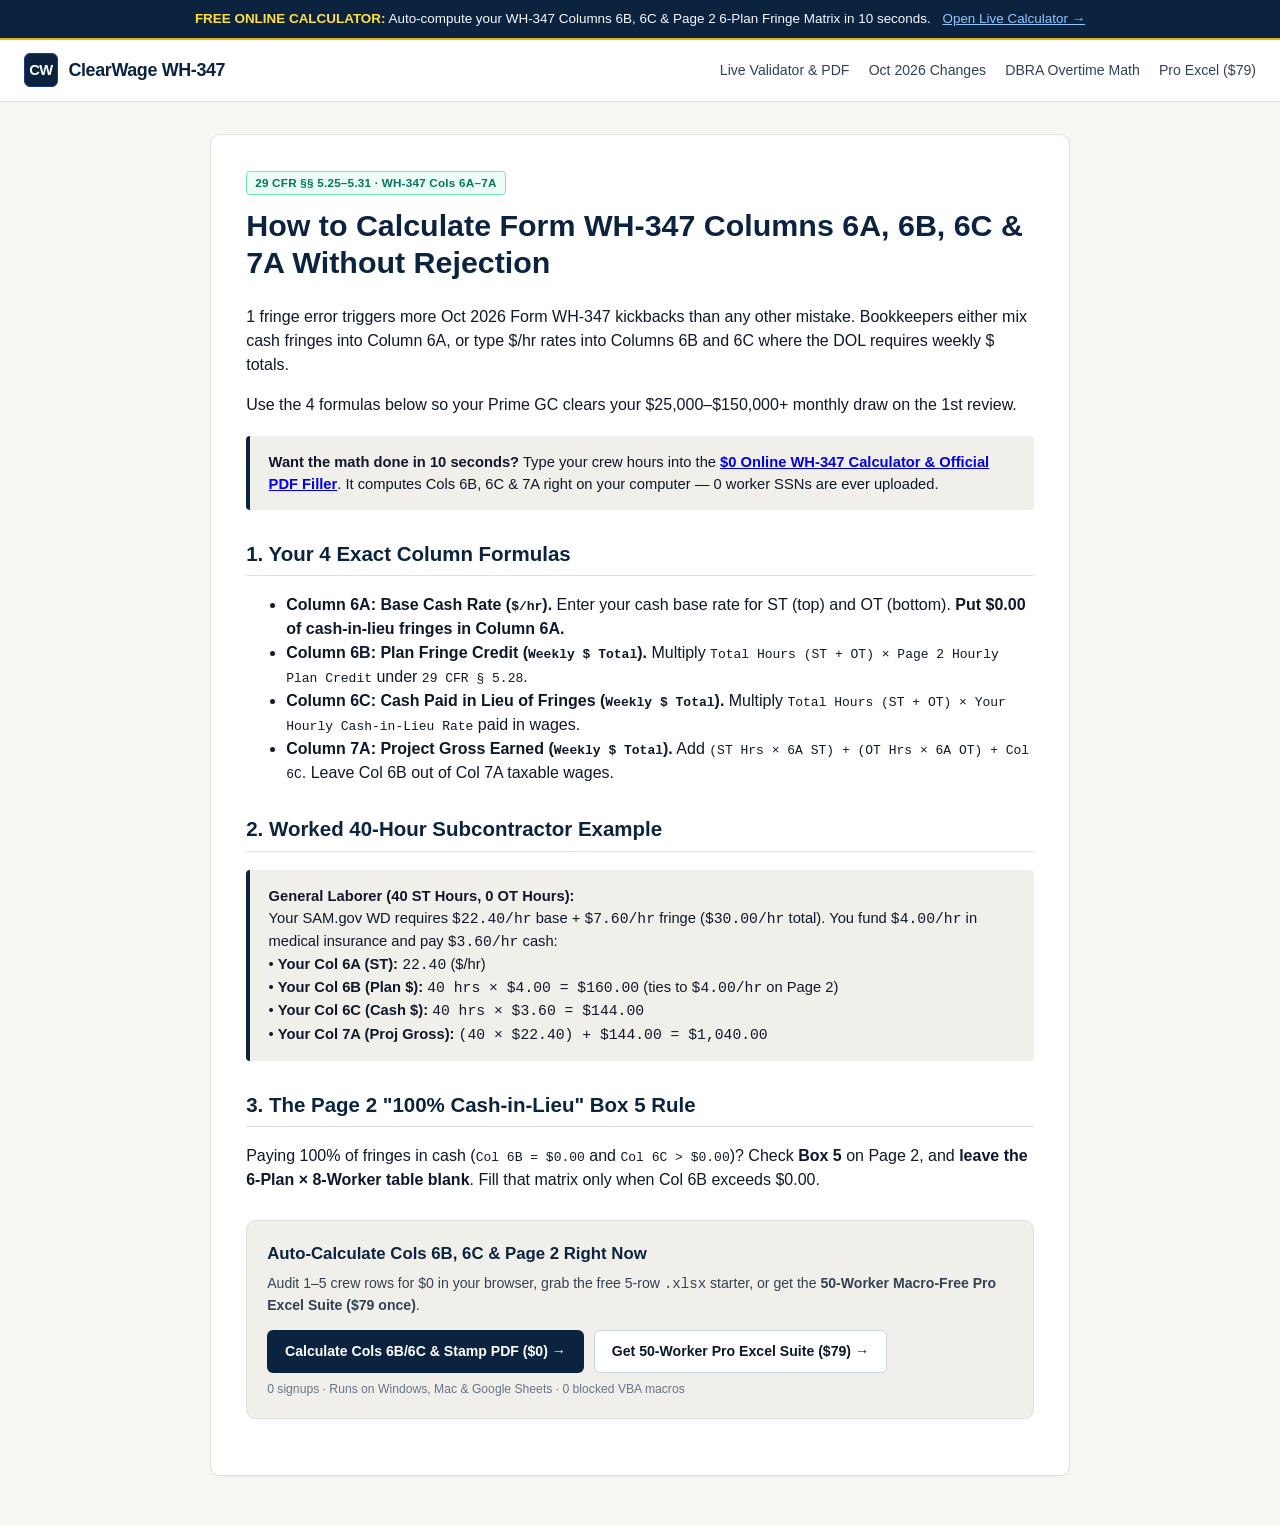
<file: docs/wh-347-column-6b-6c-calculator.html>
<!DOCTYPE html>
<html lang="en">
<head>
  <meta charset="UTF-8">
  <meta name="viewport" content="width=device-width, initial-scale=1.0">
  <title>WH-347 Column 6A, 6B &amp; 6C Fringe Calculator &amp; Cash-in-Lieu Guide (2026)</title>
  <meta name="description" content="Exact formulas and worked math for Revised Form WH-347 Columns 6A, 6B, 6C &amp; 7A under 29 CFR § 5.5 and § 5.28. Fix the #1 cash-in-lieu error freezing Oct 2026 draws.">
  <link rel="canonical" href="https://zchryst.github.io/clearwage-wh347/wh-347-column-6b-6c-calculator.html">
  <link rel="stylesheet" href="styles.css">
</head>
<body>
  <div class="mandate-bar">
    <strong>FREE ONLINE CALCULATOR:</strong> Auto-compute your WH-347 Columns 6B, 6C &amp; Page 2 6-Plan Fringe Matrix in 10 seconds.
    <a href="index.html#workbench">Open Live Calculator &rarr;</a>
  </div>

  <header class="site-header">
    <div class="nav-wrap">
      <a href="index.html" class="brand">
        <span class="brand-mark">CW</span>
        <span class="brand-name">ClearWage WH-347</span>
      </a>

      <nav class="nav-links">
        <a href="index.html#workbench">Live Validator &amp; PDF</a>
        <a href="wh-347-2026-changes.html">Oct 2026 Changes</a>
        <a href="davis-bacon-overtime-calculator.html">DBRA Overtime Math</a>
        <a href="index.html#pricing">Pro Excel ($79)</a>
      </nav>
    </div>
  </header>

  <article class="article-wrap">
    <span class="badge badge-ok" style="margin-bottom:0.75rem;">29 CFR &sect;&sect; 5.25–5.31 &middot; WH-347 Cols 6A–7A</span>
    <h1>How to Calculate Form WH-347 Columns 6A, 6B, 6C &amp; 7A Without Rejection</h1>

    <p>
      1 fringe error triggers more Oct 2026 Form WH-347 kickbacks than any other mistake. Bookkeepers either mix cash fringes into Column 6A, or type $/hr rates into Columns 6B and 6C where the DOL requires weekly $ totals.
    </p>

    <p>
      Use the 4 formulas below so your Prime GC clears your $25,000–$150,000+ monthly draw on the 1st review.
    </p>

    <div class="callout">
      <strong>Want the math done in 10 seconds?</strong> Type your crew hours into the <a href="index.html#workbench"><strong>$0 Online WH-347 Calculator &amp; Official PDF Filler</strong></a>. It computes Cols 6B, 6C &amp; 7A right on your computer — 0 worker SSNs are ever uploaded.
    </div>

    <h2>1. Your 4 Exact Column Formulas</h2>
    <ul>
      <li>
        <strong>Column 6A: Base Cash Rate (<code>$/hr</code>).</strong>
        Enter your cash base rate for ST (top) and OT (bottom). <strong>Put $0.00 of cash-in-lieu fringes in Column 6A.</strong>
      </li>
      <li>
        <strong>Column 6B: Plan Fringe Credit (<code>Weekly $ Total</code>).</strong>
        Multiply <code>Total Hours (ST + OT) &times; Page 2 Hourly Plan Credit</code> under <code>29 CFR &sect; 5.28</code>.
      </li>

      <li>
        <strong>Column 6C: Cash Paid in Lieu of Fringes (<code>Weekly $ Total</code>).</strong>
        Multiply <code>Total Hours (ST + OT) &times; Your Hourly Cash-in-Lieu Rate</code> paid in wages.
      </li>
      <li>
        <strong>Column 7A: Project Gross Earned (<code>Weekly $ Total</code>).</strong>
        Add <code>(ST Hrs &times; 6A ST) + (OT Hrs &times; 6A OT) + Col 6C</code>. Leave Col 6B out of Col 7A taxable wages.
      </li>
    </ul>

    <h2>2. Worked 40-Hour Subcontractor Example</h2>
    <div class="callout">
      <strong>General Laborer (40 ST Hours, 0 OT Hours):</strong><br>
      Your SAM.gov WD requires <code>$22.40/hr</code> base + <code>$7.60/hr</code> fringe (<code>$30.00/hr</code> total). You fund <code>$4.00/hr</code> in medical insurance and pay <code>$3.60/hr</code> cash:<br>

      &bull; <strong>Your Col 6A (ST):</strong> <code>22.40</code> ($/hr)<br>
      &bull; <strong>Your Col 6B (Plan $):</strong> <code>40 hrs &times; $4.00 = $160.00</code> (ties to <code>$4.00/hr</code> on Page 2)<br>
      &bull; <strong>Your Col 6C (Cash $):</strong> <code>40 hrs &times; $3.60 = $144.00</code><br>
      &bull; <strong>Your Col 7A (Proj Gross):</strong> <code>(40 &times; $22.40) + $144.00 = $1,040.00</code>
    </div>

    <h2>3. The Page 2 "100% Cash-in-Lieu" Box 5 Rule</h2>
    <p>
      Paying 100% of fringes in cash (<code>Col 6B = $0.00</code> and <code>Col 6C &gt; $0.00</code>)? Check <strong>Box 5</strong> on Page 2, and <strong>leave the 6-Plan &times; 8-Worker table blank</strong>. Fill that matrix only when Col 6B exceeds $0.00.
    </p>

    <div class="panel" style="margin-top:1.75rem;background:var(--bg-subtle);">
      <h3 style="margin:0 0 0.4rem;font-size:1.05rem;color:var(--navy-brand);">Auto-Calculate Cols 6B, 6C &amp; Page 2 Right Now</h3>
      <p style="font-size:0.88rem;color:var(--ink-secondary);margin:0 0 0.9rem;">
        Audit 1–5 crew rows for $0 in your browser, grab the free 5-row <code>.xlsx</code> starter, or get the <strong>50-Worker Macro-Free Pro Excel Suite ($79 once)</strong>.
      </p>

      <div class="btn-row">
        <a href="index.html#workbench" class="btn btn-primary">Calculate Cols 6B/6C &amp; Stamp PDF ($0) &rarr;</a>
        <a href="https://www.etsy.com/listing/4610186233/2026-certified-payroll-excel-template" target="_blank" rel="noopener" class="btn btn-outline">Get 50-Worker Pro Excel Suite ($79) &rarr;</a>
      </div>
      <div style="font-size:0.76rem;color:var(--ink-muted);margin-top:0.45rem;">
        0 signups &middot; Runs on Windows, Mac &amp; Google Sheets &middot; 0 blocked VBA macros
      </div>
    </div>
  </article>
</body>
</html>
</file>
<file: docs/styles.css>
:root {
  --bg-canvas: #f7f6f2;
  --bg-card: #ffffff;
  --bg-subtle: #f1efe9;
  --ink-primary: #0f172a;
  --ink-secondary: #334155;
  --ink-muted: #64748b;
  --navy-brand: #0c2340;
  --navy-accent: #1d4ed8;
  --emerald-ok: #047857;
  --emerald-bg: #ecfdf5;
  --emerald-border: #6ee7b7;
  --crimson-err: #b91c1c;
  --crimson-bg: #fef2f2;
  --crimson-border: #fca5a5;
  --amber-warn: #b45309;
  --amber-bg: #fffbeb;
  --amber-border: #fcd34d;
  --border-light: #e2e0d8;
  --border-strong: #cbd5e1;
  --shadow-sm: 0 1px 2px rgba(15, 23, 42, 0.05);
  --shadow-md: 0 6px 20px rgba(12, 35, 64, 0.08);
  --radius-sm: 6px;
  --radius-md: 10px;
  --font-sans: "Inter", -apple-system, BlinkMacSystemFont, "Segoe UI", Roboto, sans-serif;
  --font-mono: "JetBrains Mono", "SFMono-Regular", Consolas, monospace;
}

* {
  box-sizing: border-box;
}

body {
  margin: 0;
  font-family: var(--font-sans);
  background: var(--bg-canvas);
  color: var(--ink-primary);
  line-height: 1.5;
  -webkit-font-smoothing: antialiased;
}

.num,
input[type="number"],
.mono {
  font-variant-numeric: tabular-nums;
}

/* Top Mandatory Regulatory Notice Bar */
.mandate-bar {
  background: var(--navy-brand);
  color: #f8fafc;
  font-size: 0.84rem;
  padding: 0.55rem 1.25rem;
  text-align: center;
  border-bottom: 2px solid #eab308;
}

.mandate-bar strong {
  color: #fde047;
}

.mandate-bar a {
  color: #93c5fd;
  text-decoration: underline;
  margin-left: 0.5rem;
}

/* Header & Navigation */
.site-header {
  background: var(--bg-card);
  border-bottom: 1px solid var(--border-light);
  position: sticky;
  top: 0;
  z-index: 40;
}

.nav-wrap {
  max-width: 1280px;
  margin: 0 auto;
  padding: 0.85rem 1.5rem;
  display: flex;
  align-items: center;
  justify-content: space-between;
  gap: 1rem;
  flex-wrap: wrap;
}

.brand {
  display: flex;
  align-items: center;
  gap: 0.65rem;
  text-decoration: none;
  color: var(--navy-brand);
}

.brand-mark {
  width: 34px;
  height: 34px;
  background: var(--navy-brand);
  color: #ffffff;
  border-radius: var(--radius-sm);
  display: inline-flex;
  align-items: center;
  justify-content: center;
  font-weight: 800;
  font-size: 0.92rem;
  letter-spacing: -0.03em;
  border: 1px solid #1e3a8a;
}

.brand-name {
  font-weight: 800;
  font-size: 1.12rem;
  letter-spacing: -0.02em;
}

.brand-tag {
  font-size: 0.72rem;
  font-weight: 600;
  background: var(--bg-subtle);
  color: var(--ink-secondary);
  padding: 0.15rem 0.45rem;
  border-radius: 4px;
  border: 1px solid var(--border-light);
}

.nav-links {
  display: flex;
  align-items: center;
  gap: 1.2rem;
  flex-wrap: wrap;
}

.nav-links a {
  color: var(--ink-secondary);
  text-decoration: none;
  font-size: 0.88rem;
  font-weight: 500;
}

.nav-links a:hover {
  color: var(--navy-accent);
}

/* Container */
.container {
  max-width: 1280px;
  margin: 0 auto;
  padding: 0 1.5rem;
}

/* Hero Section */
.hero {
  padding: 2.5rem 0 1.75rem;
}

.hero-grid {
  display: grid;
  grid-template-columns: 1.35fr 0.95fr;
  gap: 2rem;
  align-items: start;
}

@media (max-width: 960px) {
  .hero-grid {
    grid-template-columns: 1fr;
  }
}

.eyebrow {
  display: inline-flex;
  align-items: center;
  gap: 0.45rem;
  font-size: 0.78rem;
  font-weight: 700;
  text-transform: uppercase;
  letter-spacing: 0.05em;
  color: var(--crimson-err);
  background: var(--crimson-bg);
  border: 1px solid var(--crimson-border);
  padding: 0.25rem 0.65rem;
  border-radius: 999px;
  margin-bottom: 0.85rem;
}

.hero h1 {
  font-size: clamp(1.85rem, 3.1vw, 2.55rem);
  line-height: 1.14;
  letter-spacing: -0.025em;
  margin: 0 0 0.85rem;
  color: var(--navy-brand);
}

.hero p.lead {
  font-size: 1.04rem;
  color: var(--ink-secondary);
  margin: 0 0 1.25rem;
  max-width: 64ch;
}

.trust-strip {
  display: flex;
  flex-wrap: wrap;
  gap: 0.75rem 1.25rem;
  font-size: 0.84rem;
  color: var(--ink-secondary);
  margin-top: 1rem;
}

.trust-item {
  display: inline-flex;
  align-items: center;
  gap: 0.35rem;
  font-weight: 500;
}

.hero-card {
  background: var(--bg-card);
  border: 1px solid var(--border-strong);
  border-radius: var(--radius-md);
  padding: 1.35rem;
  box-shadow: var(--shadow-md);
}

.hero-card h3 {
  margin: 0 0 0.5rem;
  font-size: 1rem;
  color: var(--navy-brand);
}

.checklist-mini {
  list-style: none;
  padding: 0;
  margin: 0.65rem 0 1rem;
  font-size: 0.85rem;
}

.checklist-mini li {
  padding: 0.32rem 0;
  border-bottom: 1px dashed var(--border-light);
  display: flex;
  justify-content: space-between;
  gap: 0.5rem;
}

.checklist-mini li:last-child {
  border-bottom: none;
}

/* Buttons */
.btn-row {
  display: flex;
  flex-wrap: wrap;
  gap: 0.65rem;
  align-items: center;
}

.btn {
  display: inline-flex;
  align-items: center;
  justify-content: center;
  gap: 0.45rem;
  font-family: inherit;
  font-size: 0.88rem;
  font-weight: 600;
  padding: 0.62rem 1.05rem;
  border-radius: var(--radius-sm);
  border: 1px solid transparent;
  cursor: pointer;
  text-decoration: none;
  transition: background 0.15s ease, border-color 0.15s ease, transform 0.06s ease;
}

.btn:active {
  transform: translateY(1px);
}

.btn-primary {
  background: var(--navy-brand);
  color: #ffffff;
}

.btn-primary:hover {
  background: #17345b;
}

.btn-accent {
  background: var(--emerald-ok);
  color: #ffffff;
}

.btn-accent:hover {
  background: #065f46;
}

.btn-danger {
  background: var(--crimson-bg);
  color: var(--crimson-err);
  border-color: var(--crimson-border);
}

.btn-danger:hover {
  background: #fee2e2;
}

.btn-outline {
  background: var(--bg-card);
  color: var(--ink-primary);
  border-color: var(--border-strong);
}

.btn-outline:hover {
  background: var(--bg-subtle);
}

.btn-sm {
  font-size: 0.8rem;
  padding: 0.42rem 0.75rem;
}

/* Interactive Workbench */
.workbench {
  margin: 0.5rem 0 3rem;
}

.preset-toolbar {
  background: var(--bg-card);
  border: 1px solid var(--border-strong);
  border-radius: var(--radius-md);
  padding: 0.9rem 1.15rem;
  margin-bottom: 1rem;
  display: flex;
  align-items: center;
  justify-content: space-between;
  flex-wrap: wrap;
  gap: 0.75rem;
  box-shadow: var(--shadow-sm);
}

.preset-label {
  font-size: 0.84rem;
  font-weight: 700;
  color: var(--ink-secondary);
  text-transform: uppercase;
  letter-spacing: 0.03em;
}

/* Audit Gate Banner */
.gate-banner {
  border-radius: var(--radius-md);
  padding: 1.1rem 1.35rem;
  margin-bottom: 1.25rem;
  border: 1.5px solid;
  display: flex;
  align-items: center;
  justify-content: space-between;
  flex-wrap: wrap;
  gap: 1rem;
}

.gate-pass {
  background: var(--emerald-bg);
  border-color: var(--emerald-border);
  color: #064e3b;
}

.gate-fail {
  background: var(--crimson-bg);
  border-color: var(--crimson-border);
  color: #7f1d1d;
}

.gate-title {
  font-weight: 800;
  font-size: 1.05rem;
  display: flex;
  align-items: center;
  gap: 0.5rem;
}

.gate-metrics {
  display: flex;
  gap: 1.25rem;
  flex-wrap: wrap;
  font-size: 0.86rem;
}

.metric-pill {
  background: rgba(255, 255, 255, 0.82);
  padding: 0.3rem 0.7rem;
  border-radius: var(--radius-sm);
  border: 1px solid rgba(15, 23, 42, 0.12);
  font-weight: 600;
}

/* Cards & Form Grids */
.panel {
  background: var(--bg-card);
  border: 1px solid var(--border-light);
  border-radius: var(--radius-md);
  padding: 1.25rem;
  margin-bottom: 1.25rem;
  box-shadow: var(--shadow-sm);
}

.panel-header {
  display: flex;
  align-items: center;
  justify-content: space-between;
  gap: 0.75rem;
  flex-wrap: wrap;
  margin-bottom: 0.95rem;
  padding-bottom: 0.65rem;
  border-bottom: 1px solid var(--border-light);
}

.panel-header h2 {
  margin: 0;
  font-size: 1.05rem;
  color: var(--navy-brand);
}

.badge {
  display: inline-flex;
  align-items: center;
  padding: 0.16rem 0.5rem;
  border-radius: 4px;
  font-size: 0.73rem;
  font-weight: 700;
  letter-spacing: 0.02em;
}

.badge-blocker {
  background: var(--crimson-bg);
  color: var(--crimson-err);
  border: 1px solid var(--crimson-border);
}

.badge-warning {
  background: var(--amber-bg);
  color: var(--amber-warn);
  border: 1px solid var(--amber-border);
}

.badge-ok {
  background: var(--emerald-bg);
  color: var(--emerald-ok);
  border: 1px solid var(--emerald-border);
}

.form-grid-4 {
  display: grid;
  grid-template-columns: repeat(4, 1fr);
  gap: 0.85rem;
}

@media (max-width: 900px) {
  .form-grid-4 {
    grid-template-columns: repeat(2, 1fr);
  }
}

@media (max-width: 560px) {
  .form-grid-4 {
    grid-template-columns: 1fr;
  }
}

.field label {
  display: block;
  font-size: 0.76rem;
  font-weight: 600;
  color: var(--ink-secondary);
  margin-bottom: 0.28rem;
}

.field input,
.field select {
  width: 100%;
  padding: 0.46rem 0.6rem;
  border: 1px solid var(--border-strong);
  border-radius: var(--radius-sm);
  font-family: inherit;
  font-size: 0.86rem;
  color: var(--ink-primary);
  background: #ffffff;
}

.field input:focus,
.field select:focus {
  outline: 2px solid var(--navy-accent);
  border-color: var(--navy-accent);
}

/* Crew Table */
.table-scroll {
  overflow-x: auto;
  margin: 0 -0.25rem;
}

table.data-table {
  width: 100%;
  border-collapse: collapse;
  font-size: 0.81rem;
}

table.data-table th {
  background: var(--bg-subtle);
  color: var(--ink-secondary);
  font-weight: 700;
  text-align: left;
  padding: 0.5rem 0.45rem;
  border-bottom: 1.5px solid var(--border-strong);
  white-space: nowrap;
  font-size: 0.74rem;
}

table.data-table td {
  padding: 0.4rem 0.38rem;
  border-bottom: 1px solid var(--border-light);
  vertical-align: middle;
}

table.data-table input,
table.data-table select {
  padding: 0.3rem 0.4rem;
  border: 1px solid var(--border-strong);
  border-radius: 4px;
  font-size: 0.8rem;
  font-family: inherit;
  width: 100%;
}

.w-xs { width: 52px !important; }
.w-sm { width: 76px !important; }
.w-md { width: 112px !important; }
.w-lg { width: 165px !important; }

.computed-cell {
  font-weight: 600;
  text-align: right;
  white-space: nowrap;
  font-variant-numeric: tabular-nums;
}

/* Findings List */
.finding-card {
  border: 1px solid var(--border-light);
  border-left: 4px solid var(--crimson-err);
  border-radius: var(--radius-sm);
  padding: 0.85rem 1rem;
  margin-bottom: 0.65rem;
  background: #ffffff;
}

.finding-card.is-warning {
  border-left-color: var(--amber-warn);
}

.finding-top {
  display: flex;
  justify-content: space-between;
  align-items: center;
  gap: 0.5rem;
  flex-wrap: wrap;
  margin-bottom: 0.3rem;
}

.finding-title {
  font-weight: 700;
  font-size: 0.9rem;
  color: var(--ink-primary);
}

.finding-cite {
  font-family: var(--font-mono);
  font-size: 0.74rem;
  color: var(--ink-muted);
}

.finding-detail {
  font-size: 0.84rem;
  color: var(--ink-secondary);
  margin: 0.25rem 0;
}

.finding-fix {
  font-size: 0.82rem;
  font-weight: 600;
  color: var(--navy-brand);
  margin-top: 0.35rem;
}

/* Pricing / Free vs Pro Section */
.pricing-grid {
  display: grid;
  grid-template-columns: 1fr 1.15fr;
  gap: 1.5rem;
  margin: 2rem 0 3rem;
}

@media (max-width: 860px) {
  .pricing-grid {
    grid-template-columns: 1fr;
  }
}

.tier-card {
  background: var(--bg-card);
  border: 1px solid var(--border-strong);
  border-radius: var(--radius-md);
  padding: 1.6rem;
  display: flex;
  flex-direction: column;
  justify-content: space-between;
}

.tier-card.pro {
  border: 2px solid var(--navy-brand);
  box-shadow: var(--shadow-md);
  position: relative;
}

.pro-ribbon {
  position: absolute;
  top: -12px;
  right: 20px;
  background: var(--navy-brand);
  color: #fde047;
  font-size: 0.73rem;
  font-weight: 800;
  text-transform: uppercase;
  letter-spacing: 0.05em;
  padding: 0.22rem 0.65rem;
  border-radius: 999px;
}

.price-tag {
  font-size: 2.15rem;
  font-weight: 800;
  color: var(--navy-brand);
  margin: 0.4rem 0 0.2rem;
  font-variant-numeric: tabular-nums;
}

.price-sub {
  font-size: 0.82rem;
  color: var(--ink-muted);
  margin-bottom: 1rem;
}

.feature-list {
  list-style: none;
  padding: 0;
  margin: 0 0 1.4rem;
  font-size: 0.88rem;
}

.feature-list li {
  padding: 0.38rem 0;
  display: flex;
  gap: 0.5rem;
  align-items: flex-start;
}

/* Developer / MCP Box */
.code-block {
  background: #0f172a;
  color: #e2e8f0;
  font-family: var(--font-mono);
  font-size: 0.8rem;
  padding: 0.95rem 1.1rem;
  border-radius: var(--radius-sm);
  overflow-x: auto;
  line-height: 1.55;
}

/* Modal */
.modal-backdrop {
  position: fixed;
  inset: 0;
  background: rgba(15, 23, 42, 0.58);
  display: none;
  align-items: center;
  justify-content: center;
  padding: 1rem;
  z-index: 100;
}

.modal-backdrop.open {
  display: flex;
}

.modal-box {
  background: var(--bg-card);
  max-width: 540px;
  width: 100%;
  border-radius: var(--radius-md);
  padding: 1.6rem;
  border: 1px solid var(--border-strong);
  box-shadow: 0 20px 40px rgba(15, 23, 42, 0.25);
}

/* Guide Article Layout for SEO Pages */
.article-wrap {
  max-width: 860px;
  margin: 2rem auto 3.5rem;
  background: var(--bg-card);
  border: 1px solid var(--border-light);
  border-radius: var(--radius-md);
  padding: 2.2rem;
  box-shadow: var(--shadow-sm);
}

.article-wrap h1 {
  color: var(--navy-brand);
  font-size: 1.9rem;
  line-height: 1.2;
  margin-top: 0;
}

.article-wrap h2 {
  color: var(--navy-brand);
  font-size: 1.28rem;
  margin-top: 1.8rem;
  border-bottom: 1px solid var(--border-light);
  padding-bottom: 0.35rem;
}

.callout {
  background: var(--bg-subtle);
  border-left: 4px solid var(--navy-brand);
  padding: 0.95rem 1.15rem;
  border-radius: 4px;
  margin: 1.15rem 0;
  font-size: 0.92rem;
}

.site-footer {
  background: var(--navy-brand);
  color: #cbd5e1;
  padding: 2.25rem 0;
  margin-top: 3rem;
  font-size: 0.83rem;
}

.site-footer a {
  color: #93c5fd;
  text-decoration: none;
}

.site-footer a:hover {
  text-decoration: underline;
}
</file>
